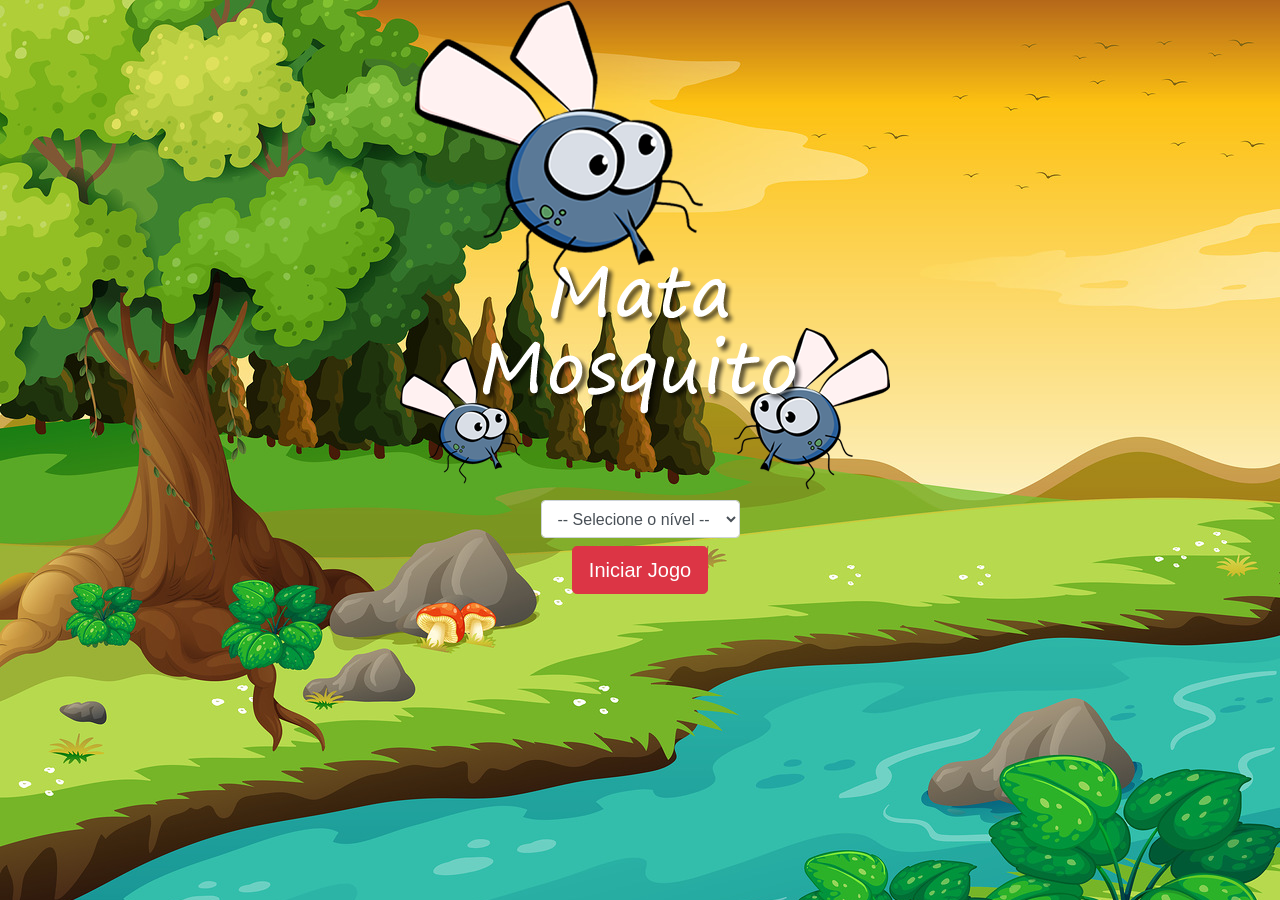
<file: index.html>
<!DOCTYPE html>
<html>
	<head>
		<title>Início</title>
    	<meta charset="UTF-8" />
		<link rel="stylesheet" href="https://maxcdn.bootstrapcdn.com/bootstrap/4.0.0/css/bootstrap.min.css" integrity="sha384-Gn5384xqQ1aoWXA+058RXPxPg6fy4IWvTNh0E263XmFcJlSAwiGgFAW/dAiS6JXm" crossorigin="anonymous">

		<link rel="stylesheet" href="css/estilo.css">

	    <script>
	      function iniciarJogo() {
	        var nivel = document.getElementById('nivel').value

	        if(nivel === '') {
	          alert('Selecione um nível para iniciar o jogo')
	          return false
	        }

	        window.location.href = "app.html?" + nivel

	      }
	    </script>
	</head>
	<body>

		<div class="container">
			<div class="row">
				<div class="col">
					<div class="d-flex justify-content-center">
						<img src="imagens/game.png" />
					</div>
				</div>
			</div>

      <div class="row">
				<div class="col">
					<div class="d-flex justify-content-center">
            <div class="mb-2">
              <select class="form-control" id="nivel">
                <option value="">-- Selecione o nível --</option>
                <option value="normal">Normal</option>
                <option value="dificil">Difícil</option>
                <option value="chucknorris">Chuck Norris</option>
              </select>
            </div>
          </div>
        </div>
      </div>

			<div class="row">
				<div class="col">
					<div class="d-flex justify-content-center">
						<button type="button" class="btn btn-danger btn-lg" onclick="iniciarJogo()">Iniciar Jogo</button>
					</div>
				</div>
			</div>
		</div>

	</body>
</html>
</file>
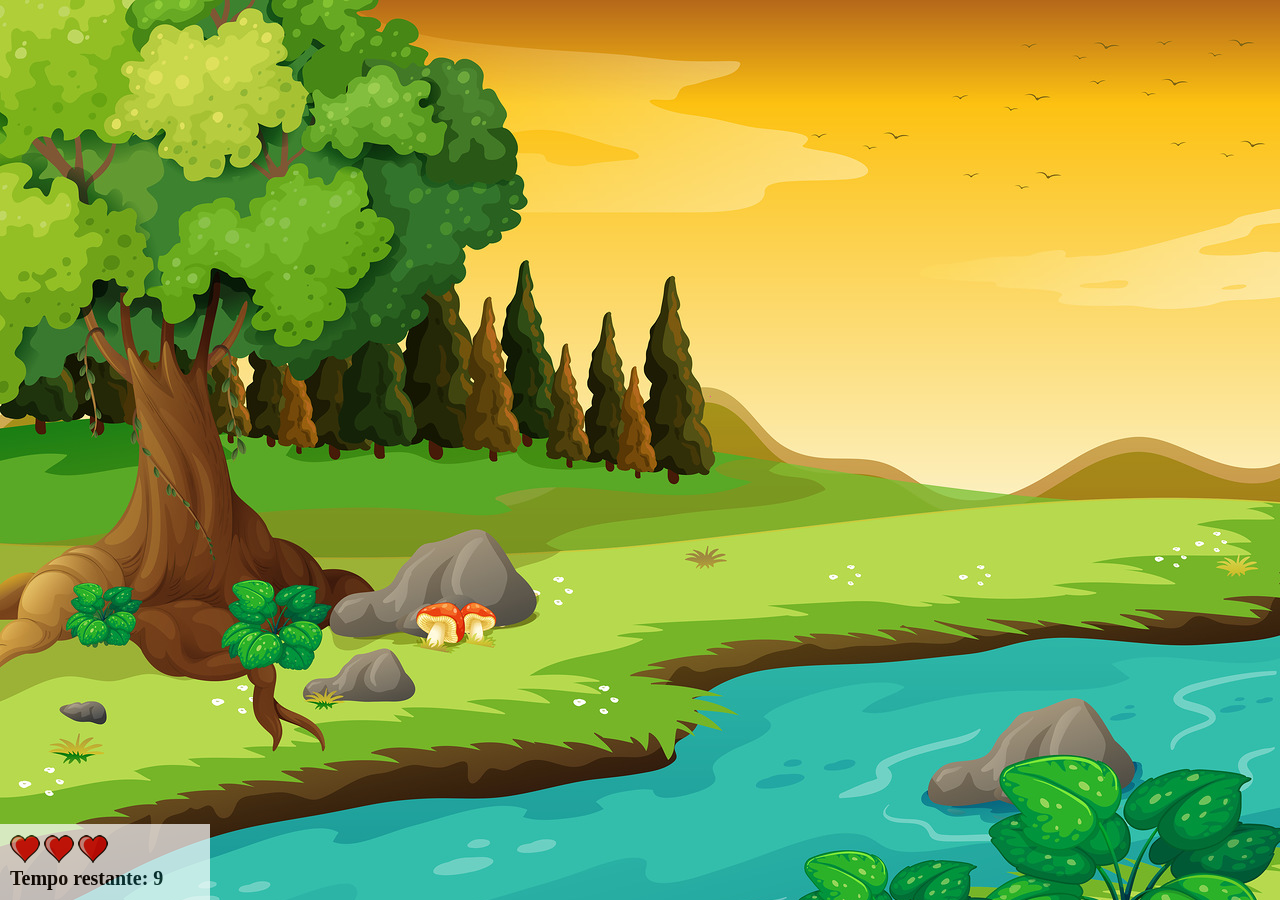
<file: app.html>
<!DOCTYPE html>
<html>
	<head>
		<meta charset="utf-8">
		<meta name="viewport" content="width=device-width, initial-scale=1">
		<title>Mata Mosquito</title>

		<link rel="stylesheet" type="text/css" href="css/estilo.css">
		<script src="jogo.js"></script>
	</head>

	<body onresize="ajustaTamanhoPalcoJogo()">

		<div class="painel">
			<div class="vidas">
				<img id="v1" src="imagens/coracao_cheio.png">
				<img id="v2" src="imagens/coracao_cheio.png">
				<img id="v3" src="imagens/coracao_cheio.png">
			</div>

			<div class="cronometro">
				Tempo restante: <span id="cronometro"></span>
			</div>
		</div>

		<script type="text/javascript">
			document.getElementById('cronometro').innerHTML = tempo

			var criaMosquito = setInterval(function(){posicaoRandomica()},criaMosquitoTempo)
		</script>
	</body>

</html>
</file>
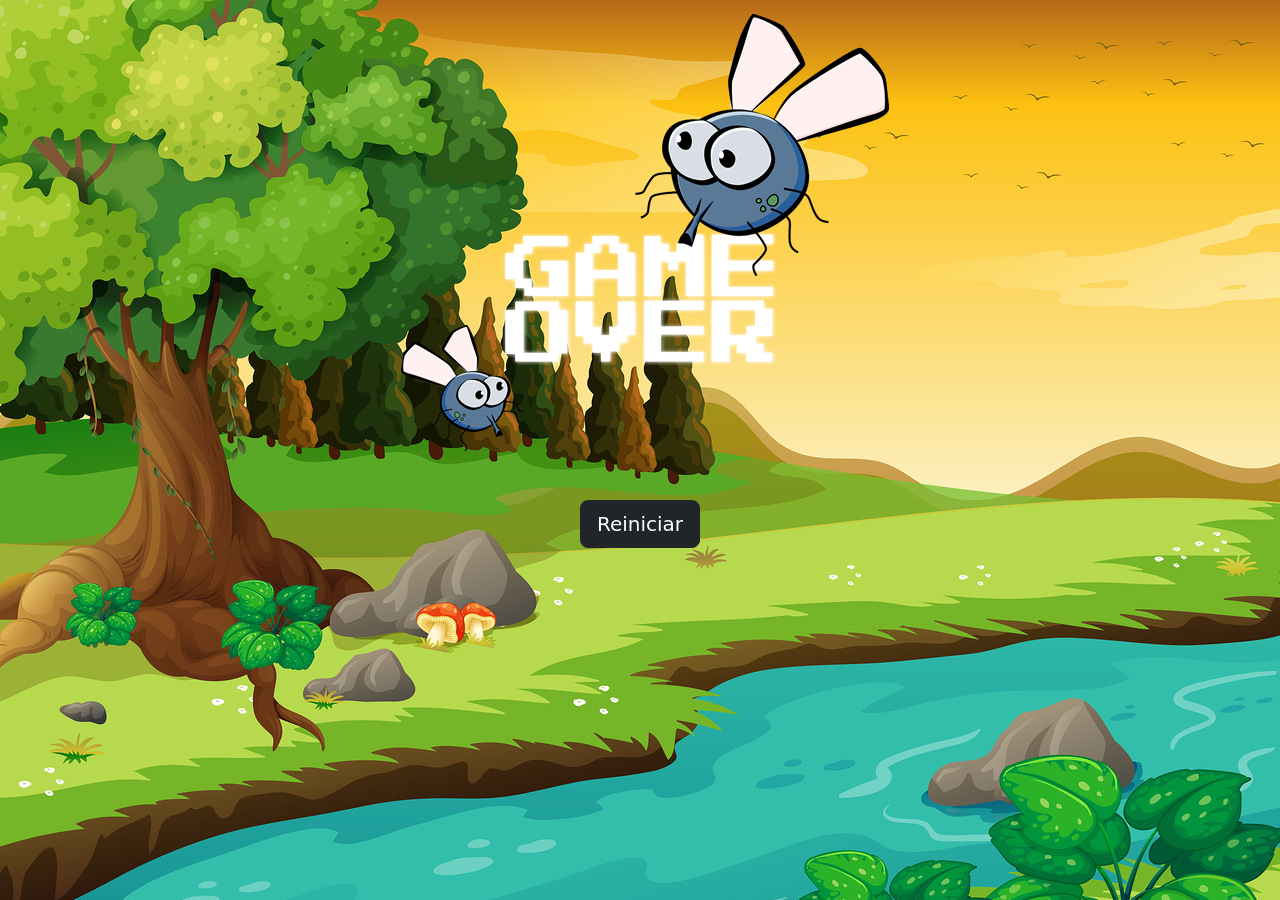
<file: fim_de_jogo.html>
<!DOCTYPE html>
<html>
	<head>
		<meta charset="utf-8">
		<meta name="viewport" content="width=device-width, initial-scale=1">
		<title>Fim de Jogo</title>

		<link href="https://cdn.jsdelivr.net/npm/bootstrap@5.3.0-alpha1/dist/css/bootstrap.min.css" rel="stylesheet" integrity="sha384-GLhlTQ8iRABdZLl6O3oVMWSktQOp6b7In1Zl3/Jr59b6EGGoI1aFkw7cmDA6j6gD" crossorigin="anonymous">

		<link rel="stylesheet" type="text/css" href="css/estilo.css">

	</head>

	<body>
		<div class="container">
			<div class="row">
				<div class="coluna">
					<div class="d-flex justify-content-center">
						<img src="imagens/game_over.png">
					</div>
				</div>
			</div>

			<div class="row">
				<div class="coluna">
					<div class="d-flex justify-content-center">
						<button type="button" class="btn btn-dark btn-lg" onclick="window.location.href = 'index.html' ">Reiniciar</button>
					</div>
				</div>
			</div>
		</div>
	</body>
</html>
</file>
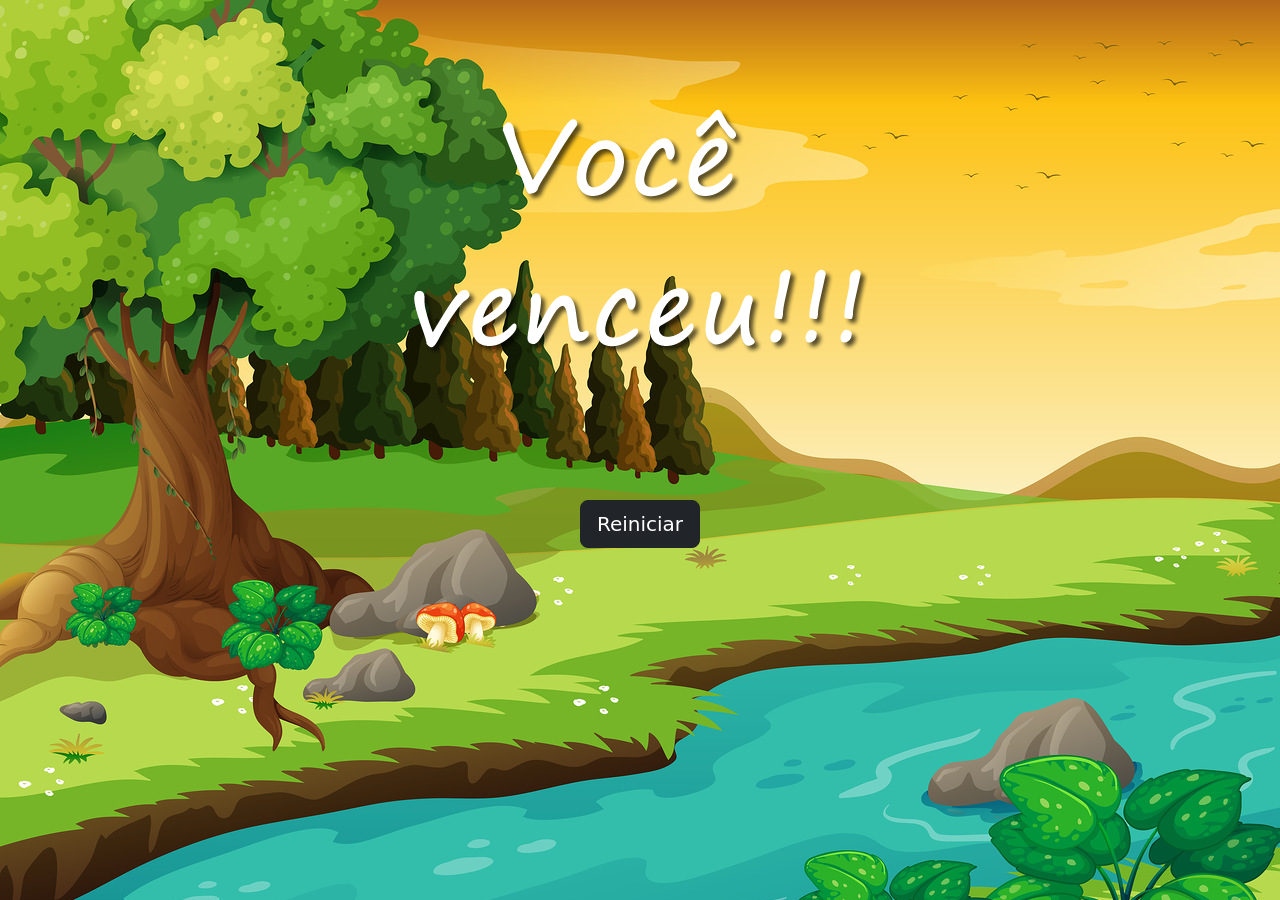
<file: vitoria.html>
<!DOCTYPE html>
<html>
	<head>
		<meta charset="utf-8">
		<meta name="viewport" content="width=device-width, initial-scale=1">
		<title>Vitória</title>

		<link href="https://cdn.jsdelivr.net/npm/bootstrap@5.3.0-alpha1/dist/css/bootstrap.min.css" rel="stylesheet" integrity="sha384-GLhlTQ8iRABdZLl6O3oVMWSktQOp6b7In1Zl3/Jr59b6EGGoI1aFkw7cmDA6j6gD" crossorigin="anonymous">

		<link rel="stylesheet" type="text/css" href="css/estilo.css">

	</head>

	<body>
		<div class="container">
			<div class="row">
				<div class="coluna">
					<div class="d-flex justify-content-center">
						<img src="imagens/vitoria.png">
					</div>
				</div>
			</div>

			<div class="row">
				<div class="coluna">
					<div class="d-flex justify-content-center">
						<button type="button" class="btn btn-dark btn-lg" onclick="window.location.href = 'index.html' ">Reiniciar</button>
					</div>
				</div>
			</div>
		</div>
	</body>
</html>
</file>
<file: css/estilo.css>
html {
	cursor: url(../imagens/mata_mosquito.png) 30 30, auto;
}

body {
	background-image: url(../imagens/bg.jpg);
	background-repeat: no-repeat;
	background-size: 100%;
}

.mosquito1 {
	width: 50px;
	height: 50px;
}

.mosquito2 {
	width: 70px;
	height: 70px;
}

.mosquito3 {
	width: 90px;
	height: 90px;
}

.ladoA {
	transform: scaleX(1);
}

.ladoB {
	transform: scaleX(-1);
}

.painel {
	position: absolute;
	width: 190px;
	padding: 10px;
	left: 0px;
	bottom: 0px;
	border-top:solid 1px #fff;
	background-color: #fff;
	opacity: 0.7
}

.vidas {
	float: left;
}

.cronometro {
	float: left;
	font-size: 20px;
	font-weight: bold;
}
</file>
